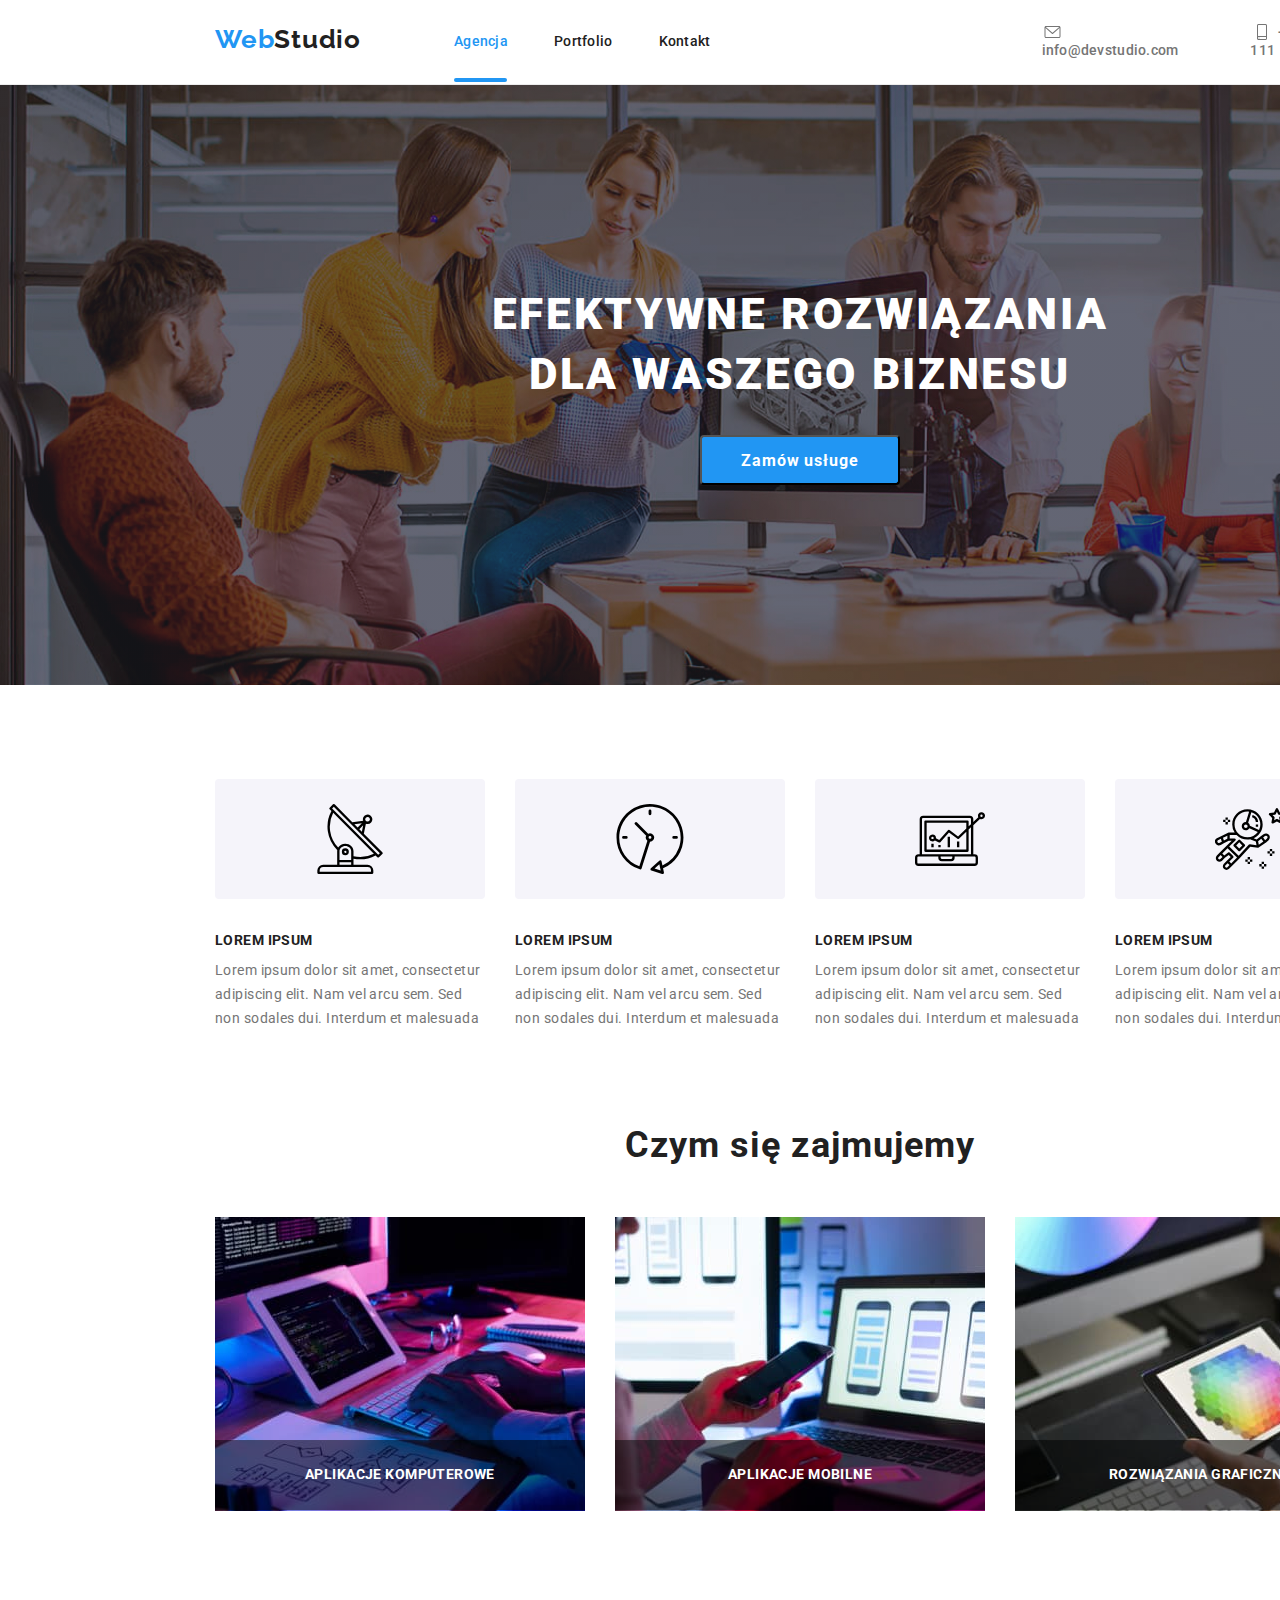
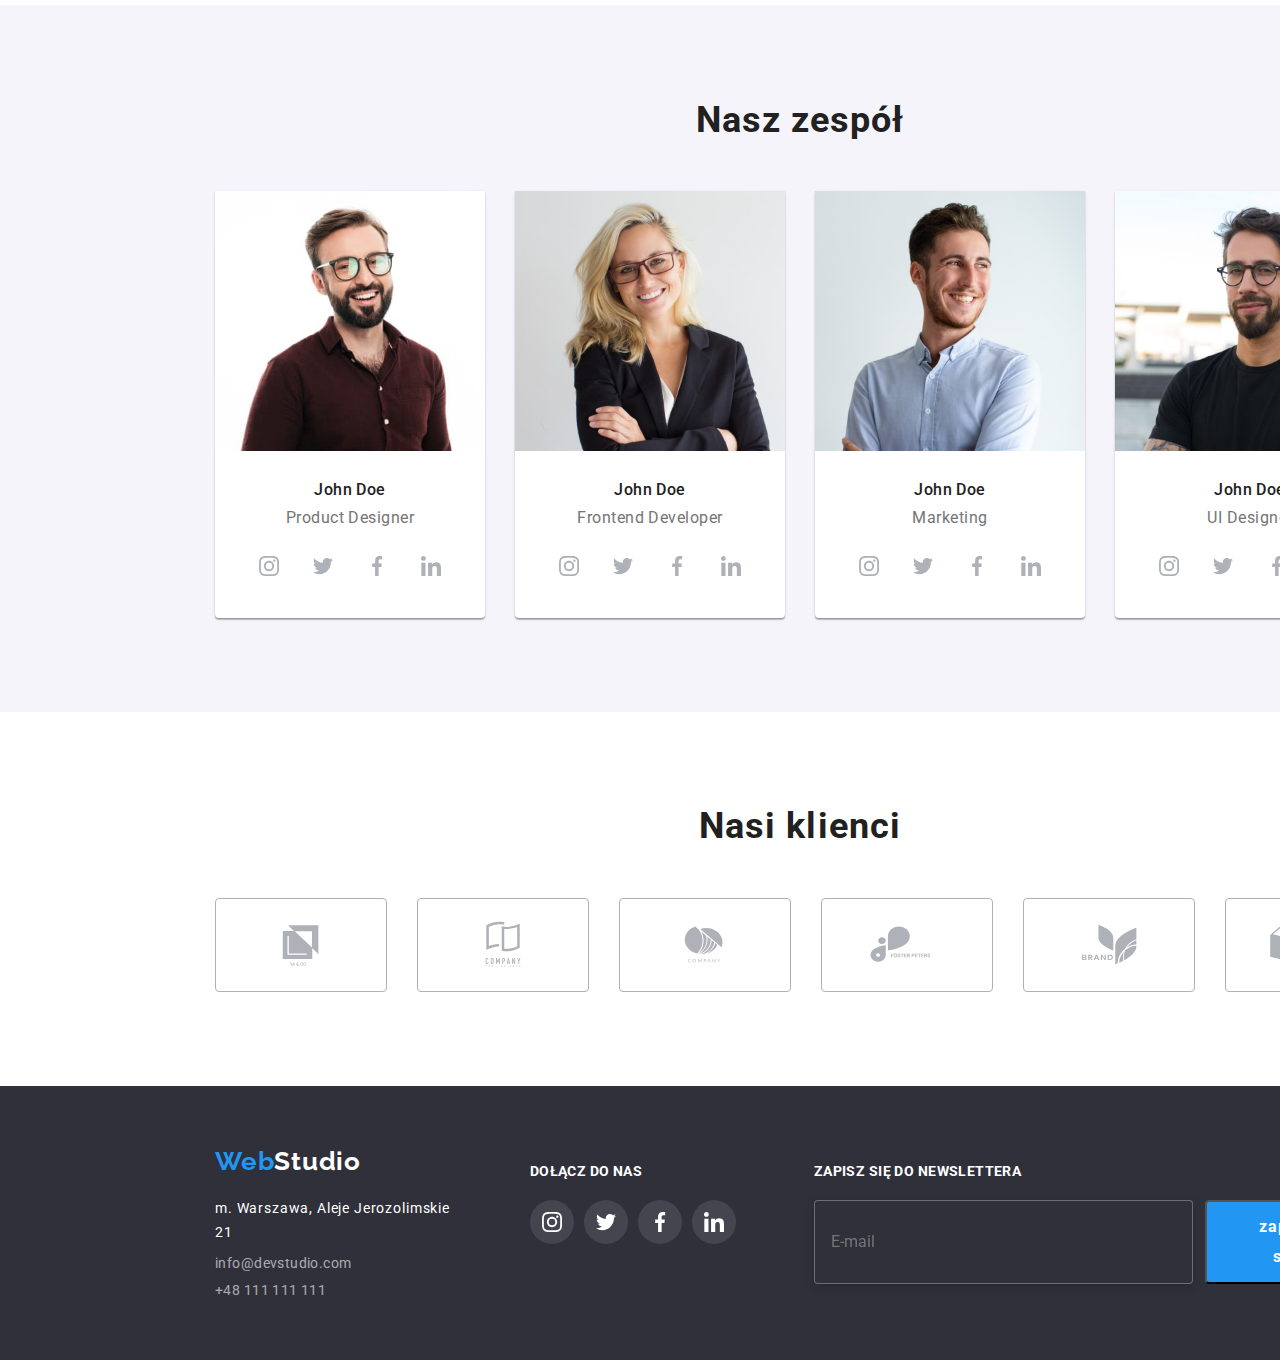
<file: index.html>
<!DOCTYPE html>
<html lang="pl">
  <head>
    <meta charset="UTF-8" />
    <meta http-equiv="X-UA-Compatible" content="IE=edge" />
    <meta name="viewport" content="width=device-width, initial-scale=1.0" />
    <title>Document</title>
    <link
      rel="stylesheet"
      href="https://cdnjs.cloudflare.com/ajax/libs/modern-normalize/1.0.0/modern-normalize.min.css"
    />
    <link href="CSS/main.min.css" rel="stylesheet" />
    <link rel="preconnect" href="https://fonts.googleapis.com" />
    <link rel="preconnect" href="https://fonts.gstatic.com" crossorigin />
    <link
      href="https://fonts.googleapis.com/css2?family=Raleway:wght@700&family=Roboto:wght@400;500;700;900&display=swap"
      rel="stylesheet"
    />
  </head>
  <body>
    <header class="header">
      <div class="container">
        <div class="header__main-nav">
          <a class="header__webstudio" href="index.html"
            >Web<span class="header__studio-text">Studio</span></a
          >
          <ul class="header__menu">
            <li>
              <div class="header__underline-special">
                <a class="header__links-special" href="index.html">Agencja</a>
              </div>
            </li>
            <li>
              <div class="header__underline">
                <a class="header__links" href="./portfolio.html">Portfolio</a>
              </div>
            </li>
            <li>
              <div class="header__underline">
                <a class="header__links" href="#">Kontakt</a>
              </div>
            </li>
          </ul>
          <div class="header__nav-contacts">
            <a class="header__mail" href="mailto:info@devstudio.com"
              ><svg class="header__mail-icon">
                <use href="./images/icons.svg#icon-envelope "></use>
              </svg>
              info@devstudio.com</a
            >

            <a class="header__tel" href="tel:+48111111111"
              ><svg class="header__tel-icon">
                <use href="./images/icons.svg#icon-smartphone"></use>
              </svg>
              +48 111 111 111</a
            >
          </div>
        </div>
      </div>
    </header>

    <main>
      <section class="section-one">
        <h1 class="section-one__text">
          Efektywne rozwiązania dla waszego biznesu
        </h1>

        <button class="section-one__button" data-modal-open>
          <span class="section-one__button-text">Zamów usługe</span>
        </button>
      </section>
      <section class="container">
        <div class="section-two">
          <ul class="section-two__list">
            <li>
              <svg class="section-two__icons">
                <use href="./images/icons.svg#icon-antenna-1"></use>
              </svg>
              <h3 class="section-two__text">LOREM IPSUM</h3>
              <p class="section-two__paragraf">
                Lorem ipsum dolor sit amet, consectetur adipiscing elit. Nam vel
                arcu sem. Sed non sodales dui. Interdum et malesuada
              </p>
            </li>

            <li>
              <svg class="section-two__icons">
                <use href="./images/icons.svg#icon-clock-1"></use>
              </svg>
              <h3 class="section-two__text">LOREM IPSUM</h3>
              <p class="section-two__paragraf">
                Lorem ipsum dolor sit amet, consectetur adipiscing elit. Nam vel
                arcu sem. Sed non sodales dui. Interdum et malesuada
              </p>
            </li>

            <li>
              <svg class="section-two__icons">
                <use href="./images/icons.svg#icon-diagram-1"></use>
              </svg>
              <h3 class="section-two__text">LOREM IPSUM</h3>
              <p class="section-two__paragraf">
                Lorem ipsum dolor sit amet, consectetur adipiscing elit. Nam vel
                arcu sem. Sed non sodales dui. Interdum et malesuada
              </p>
            </li>

            <li>
              <svg class="section-two__icons">
                <use href="./images/icons.svg#icon-astronaut-1"></use>
              </svg>
              <h3 class="section-two__text">LOREM IPSUM</h3>
              <p class="section-two__paragraf">
                Lorem ipsum dolor sit amet, consectetur adipiscing elit. Nam vel
                arcu sem. Sed non sodales dui. Interdum et malesuada
              </p>
            </li>
          </ul>
        </div>
      </section>
      <section class="container">
        <div class="section-three">
          <h2 class="section-three__main-text">Czym się zajmujemy</h2>
          <ul class="section-three__list">
            <li>
              <div class="section-three__img">
                <img
                  alt="keyboard"
                  src="images/1.jpg"
                  width="370"
                  height="294"
                />
                <div class="section-three__img-description">
                  <p class="section-three__paragraf">aplikacje komputerowe</p>
                </div>
              </div>
            </li>
            <li>
              <div class="section-three__img">
                <img alt="IPhone" src="images/2.jpg" width="370" height="294" />
                <div class="section-three__img-description">
                  <p class="section-three__paragraf">aplikacje mobilne</p>
                </div>
              </div>
            </li>
            <li>
              <div class="section-three__img">
                <img alt="IPad" src="images/3.jpg" width="370" height="294" />
                <div class="section-three__img-description">
                  <p class="section-three__paragraf">rozwiązania graficzne</p>
                </div>
              </div>
            </li>
          </ul>
        </div>
      </section>

      <section class="section-four">
        <div class="container">
          <h2 class="section-four__main-text">Nasz zespół</h2>
          <ul class="section-four__list">
            <li class="section-four__img">
              <img alt="Man" src="images/4.jpg" width="270" height="260" />
              <div class="section-four__index">
                <h4 class="section-four__name">John Doe</h4>
                <p class="section-four__job">Product Designer</p>
              </div>
              <div class="section-four__team-description">
                <a class="section-four__link-description" href="#">
                  <svg class="section-four__team-links">
                    <use
                      href="./images/icons.svg#icon-instagram-2"
                      width="20"
                      height="20"
                    ></use>
                  </svg>
                </a>
                <a class="section-four__link-description" href="#">
                  <svg class="section-four__team-links">
                    <use
                      href="./images/icons.svg#icon-twitter-1"
                      width="20"
                      height="20"
                    ></use>
                  </svg>
                </a>
                <a class="section-four__link-description" href="#">
                  <svg class="section-four__team-links">
                    <use
                      href="./images/icons.svg#icon-facebook-1"
                      width="20"
                      height="20"
                    ></use>
                  </svg>
                </a>
                <a class="section-four__link-description" href="#">
                  <svg class="section-four__team-links">
                    <use
                      href="./images/icons.svg#icon-linkedin-1"
                      width="20"
                      height="20"
                    ></use>
                  </svg>
                </a>
              </div>
            </li>
            <li class="section-four__img">
              <img alt="Woman" src="images/5.jpg" width="270" height="260" />
              <div class="section-four__index">
                <h4 class="section-four__name">John Doe</h4>
                <p class="section-four__job">Frontend Developer</p>
              </div>
              <div class="section-four__team-description">
                <a class="section-four__link-description" href="#">
                  <svg class="section-four__team-links">
                    <use
                      href="./images/icons.svg#icon-instagram-2"
                      width="20"
                      height="20"
                    ></use>
                  </svg>
                </a>
                <a class="section-four__link-description" href="#">
                  <svg class="section-four__team-links">
                    <use
                      href="./images/icons.svg#icon-twitter-1"
                      width="20"
                      height="20"
                    ></use>
                  </svg>
                </a>
                <a class="section-four__link-description" href="#">
                  <svg class="section-four__team-links">
                    <use
                      href="./images/icons.svg#icon-facebook-1"
                      width="20"
                      height="20"
                    ></use>
                  </svg>
                </a>
                <a class="section-four__link-description" href="#">
                  <svg class="section-four__team-links">
                    <use
                      href="./images/icons.svg#icon-linkedin-1"
                      width="20"
                      height="20"
                    ></use>
                  </svg>
                </a>
              </div>
            </li>
            <li class="section-four__img">
              <img alt="Man" src="images/6.jpg" width="270" height="260" />
              <div class="section-four__index">
                <h4 class="section-four__name">John Doe</h4>
                <p class="section-four__job">Marketing</p>
              </div>
              <div class="section-four__team-description">
                <a class="section-four__link-description" href="#">
                  <svg class="section-four__team-links">
                    <use
                      href="./images/icons.svg#icon-instagram-2"
                      width="20"
                      height="20"
                    ></use>
                  </svg>
                </a>
                <a class="section-four__link-description" href="#">
                  <svg class="section-four__team-links">
                    <use
                      href="./images/icons.svg#icon-twitter-1"
                      width="20"
                      height="20"
                    ></use>
                  </svg>
                </a>
                <a class="section-four__link-description" href="#">
                  <svg class="section-four__team-links">
                    <use
                      href="./images/icons.svg#icon-facebook-1"
                      width="20"
                      height="20"
                    ></use>
                  </svg>
                </a>
                <a class="section-four__link-description" href="#">
                  <svg class="section-four__team-links">
                    <use
                      href="./images/icons.svg#icon-linkedin-1"
                      width="20"
                      height="20"
                    ></use>
                  </svg>
                </a>
              </div>
            </li>
            <li class="section-four__img">
              <img alt="Man" src="images/7.jpg" width="270" height="260" />
              <div class="section-four__index">
                <h4 class="section-four__name">John Doe</h4>
                <p class="section-four__job">UI Designer</p>
              </div>
              <div class="section-four__team-description">
                <a class="section-four__link-description" href="#">
                  <svg class="section-four__team-links">
                    <use
                      href="./images/icons.svg#icon-instagram-2"
                      width="20"
                      height="20"
                    ></use>
                  </svg>
                </a>
                <a class="section-four__link-description" href="#">
                  <svg class="section-four__team-links">
                    <use
                      href="./images/icons.svg#icon-twitter-1"
                      width="20"
                      height="20"
                    ></use>
                  </svg>
                </a>
                <a class="section-four__link-description" href="#">
                  <svg class="section-four__team-links">
                    <use
                      href="./images/icons.svg#icon-facebook-1"
                      width="20"
                      height="20"
                    ></use>
                  </svg>
                </a>
                <a class="section-four__link-description" href="#">
                  <svg class="section-four__team-links">
                    <use
                      href="./images/icons.svg#icon-linkedin-1"
                      width="20"
                      height="20"
                    ></use>
                  </svg>
                </a>
              </div>
            </li>
          </ul>
        </div>
      </section>
      <section class="container">
        <div class="section-five">
          <h2 class="section-five__main-text">Nasi klienci</h2>
          <ul class="section-five__list">
            <li>
              <a class="section-five__company" href="#">
                <svg class="section-five__icons">
                  <use href="./images/icons.svg#icon-Logo"></use>
                </svg>
              </a>
            </li>
            <li>
              <a class="section-five__company" href="#">
                <svg class="section-five__icons">
                  <use href="./images/icons.svg#icon-Logo-1"></use>
                </svg>
              </a>
            </li>
            <li>
              <a class="section-five__company" href="#">
                <svg class="section-five__icons">
                  <use href="./images/icons.svg#icon-Logo-2"></use>
                </svg>
              </a>
            </li>
            <li>
              <a class="section-five__company" href="#">
                <svg class="section-five__icons">
                  <use href="./images/icons.svg#icon-Logo-3"></use>
                </svg>
              </a>
            </li>
            <li>
              <a class="section-five__company" href="#">
                <svg class="section-five__icons">
                  <use href="./images/icons.svg#icon-Logo-4"></use>
                </svg>
              </a>
            </li>
            <li>
              <a class="section-five__company" href="#">
                <svg class="section-five__icons">
                  <use href="./images/icons.svg#icon-Logo-5"></use>
                </svg>
              </a>
            </li>
          </ul>
        </div>
      </section>
    </main>
    <footer class="footer">
      <div class="container">
        <div class="footer__description">
          <ul class="footer__list">
            <li>
              <a class="footer__webstudio" href="index.html"
                ><span>Web</span
                ><span class="footer__title-text">Studio</span></a
              >
            </li>
            <li>
              <address class="footer__address">
                m. Warszawa, Aleje Jerozolimskie 21
              </address>
            </li>
            <li>
              <a class="footer__mail" href="mailto:info@devstudio.com"
                >info@devstudio.com</a
              >
            </li>

            <li>
              <a class="footer__tel" href="tel:+48111111111">+48 111 111 111</a>
            </li>
          </ul>

          <div class="footer__socialmedia">
            <h4 class="footer__title">dołącz do nas</h4>
            <div class="footer__text">
              <a class="footer__socialmedia-description" href="#">
                <svg class="footer__links">
                  <use
                    href="./images/icons.svg#icon-instagram-2"
                    width="20"
                    height="20"
                  ></use>
                </svg>
              </a>
              <a class="footer__socialmedia-description" href="#">
                <svg class="footer__links">
                  <use
                    href="./images/icons.svg#icon-twitter-1"
                    width="20"
                    height="20"
                  ></use>
                </svg>
              </a>
              <a class="footer__socialmedia-description" href="#">
                <svg class="footer__links">
                  <use
                    href="./images/icons.svg#icon-facebook-1"
                    width="20"
                    height="20"
                  ></use>
                </svg>
              </a>
              <a class="footer__socialmedia-description" href="#">
                <svg class="footer__links">
                  <use
                    href="./images/icons.svg#icon-linkedin-1"
                    width="20"
                    height="20"
                  ></use>
                </svg>
              </a>
            </div>
          </div>
          <div class="footer__mail-box">
            <h4 class="footer__title">zapisz się do newslettera</h4>
            <div class="footer__help-box">
              <input
                class="footer__input-mail"
                type="email"
                name="email"
                placeholder="E-mail"
              />
              <button type="submit" class="footer__mail-button">
                zapisz się
                <svg class="footer__icon" width="24" height="24">
                  <use href="images/icons.svg#icon-icon-send"></use>
                </svg>
              </button>
            </div>
          </div>
        </div>
      </div>
    </footer>
    <div class="backdrop is-hidden" data-modal>
      <div class="modal">
        <button class="button-close" data-modal-close>
          <svg width="18" height="18">
            <use href="./images/icons.svg#icon-close-black-18dp-2-1"></use>
          </svg>
        </button>
        <p>Zostaw swoje dane w formularzu poniżej</p>
        <label class="modal-label">
          Imię <input class="input-text" type="text" name="username" required />
          <svg class="user-icon" width="23" height="23">
            <use href="./images/icons.svg#icon-person-black-18dp-1"></use>
          </svg>
        </label>
        <label class="modal-label">
          Telefon
          <input
            class="input-text"
            type="tel"
            name="phone-number"
            maxlength="9"
            required
          />
          <svg class="user-icon" width="23" height="23">
            <use href="./images/icons.svg#icon-phone-black-18dp-1"></use>
          </svg>
        </label>
        <label class="modal-label">
          Email
          <input class="input-text" type="email" name="email" required />
          <svg class="user-icon" width="23" height="23">
            <use href="./images/icons.svg#icon-email-black-18dp-1"></use>
          </svg>
        </label>
        <label class="modal-label">
          Komentarz
          <textarea
            class="modal-text-comment"
            name="comment"
            rows="6"
            placeholder="Wprowadź text"
          ></textarea>
        </label>
        <label class="checkbox">
          <input class="input-checkbox" type="checkbox" name="privacy-policy" />
          <svg class="user-icon-checkbox" width="13" height="13">
            <use href="./images/icons.svg#icon-Vector"></use>
          </svg>
          <span class="mark"></span>
          Oświadczam iż akceptuję
          <a class="links-checkbox" href="#">Regulamin</a> i
          <a class="links-checkbox" href="#">Politykę prywatności</a>
        </label>
        <button type="submit" class="modal-send-button">Wyślij</button>
      </div>
    </div>
    <script src="./js/modal.js"></script>
  </body>
</html>
</file>
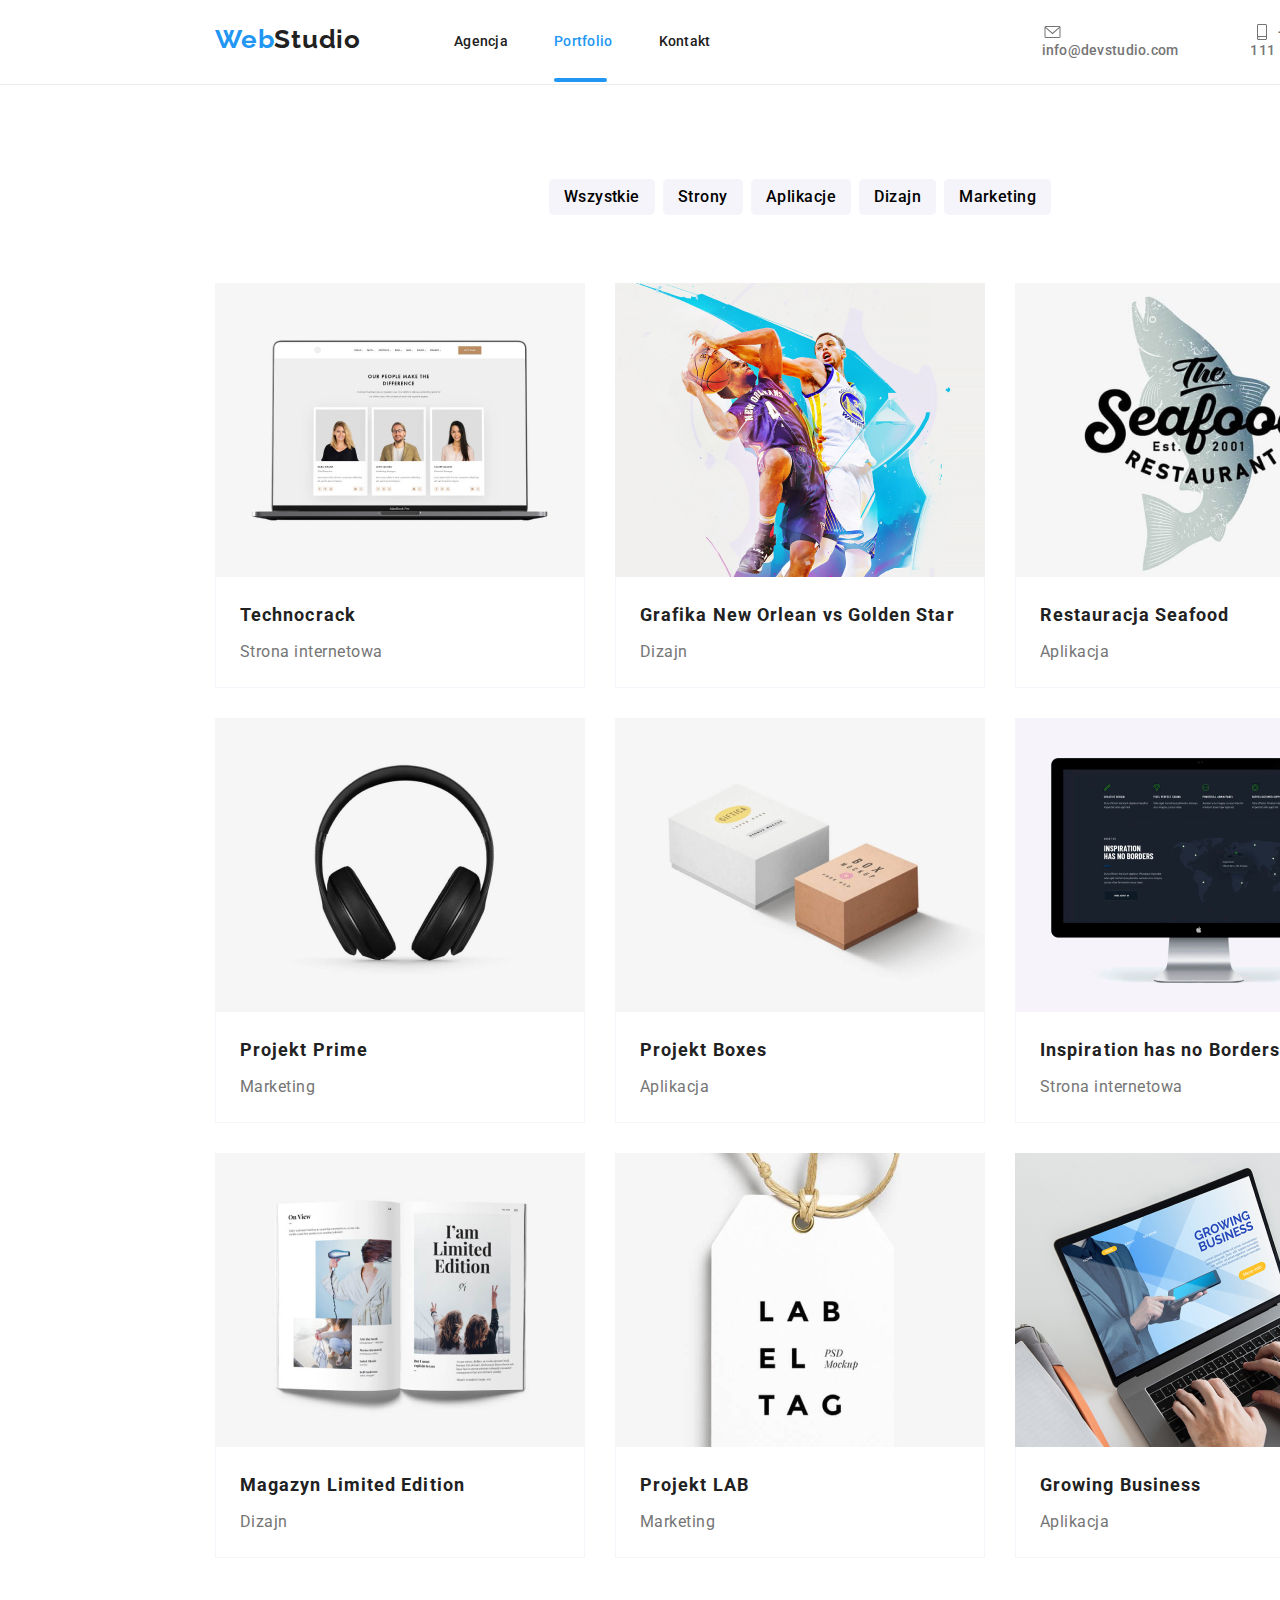
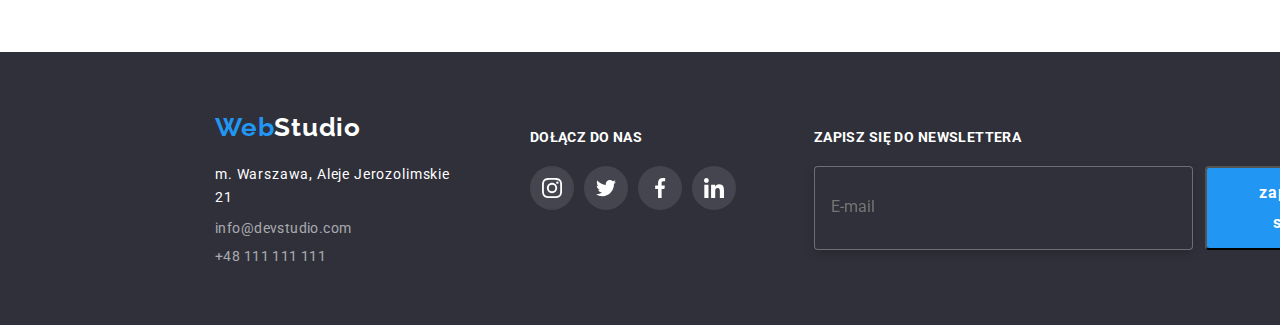
<file: portfolio.html>
<!DOCTYPE html>
<html lang="pl">
  <head>
    <meta charset="UTF-8" />
    <meta http-equiv="X-UA-Compatible" content="IE=edge" />
    <meta name="viewport" content="width=device-width, initial-scale=1.0" />
    <title>Document</title>
    <link
    rel="stylesheet"
    href="https://cdnjs.cloudflare.com/ajax/libs/modern-normalize/1.0.0/modern-normalize.min.css"
  />
    <link href="CSS/main.min.css" rel="stylesheet" />
    <link rel="preconnect" href="https://fonts.googleapis.com" />
    <link rel="preconnect" href="https://fonts.gstatic.com" crossorigin />
    <link
      href="https://fonts.googleapis.com/css2?family=Raleway:wght@700&family=Roboto:wght@400;500;700;900&display=swap"
      rel="stylesheet"
    />
  </head>
  <body>
    <header class="header">
      <div class="container">
        <div class="header__main-nav">
          <a class="header__webstudio" href="index.html"
            >Web<span class="header__studio-text">Studio</span></a
          >
          <ul class="header__menu">
            <li>
              <div class="header__underline">
                <a class="header__links" href="index.html">Agencja</a>
              </div>
            </li>
            <li>
              <div class="header__underline-special">
                <a class="header__links-special" href="./portfolio.html">Portfolio</a>
              </div>
            </li>
            <li>
              <div class="header__underline">
                <a class="header__links" href="#">Kontakt</a>
              </div>
            </li>
          </ul>
          <div class="header__nav-contacts">
            <a class="header__mail" href="mailto:info@devstudio.com"
              ><svg class="header__mail-icon">
                <use href="./images/icons.svg#icon-envelope "></use>
              </svg>
              info@devstudio.com</a
            >

            <a class="header__tel" href="tel:+48111111111"
              ><svg class="header__tel-icon">
                <use href="./images/icons.svg#icon-smartphone"></use>
              </svg>
              +48 111 111 111</a
            >
          </div>
        </div>
      </div>
    </header>
    <main>
      <div class="container">
        <div class="section-six">
        <ul class="section-six__buttons-box">
          <li>
            <button class="section-six__buttons">
              <span class="section-six__buttons-text">Wszystkie</span>
            </button>
          </li>
          <li>
            <button class="section-six__buttons">
              <span class="section-six__buttons-text">Strony</span>
            </button>
          </li>
          <li>
            <button class="section-six__buttons">
              <span class="section-six__buttons-text">Aplikacje</span>
            </button>
          </li>
          <li>
            <button class="section-six__buttons">
              <span class="section-six__buttons-text">Dizajn</span>
            </button>
          </li>
          <li>
            <button class="section-six__buttons">
              <span class="section-six__buttons-text">Marketing</span>
            </button>
          </li>
        </ul>
      </div>
      </div>
      <div class="container">
        <div class="section-seven">
        <ul class="section-seven__list">
          <li class="section-seven__img">
            <div class="section-seven__transform">
            <img alt="" src="images/8.jpg" width="370" height="294" />
            <div class="section-seven__overlay">
            <p>Technocrack jest popularną platformą wykorzystywaną do rozpowszechniania koronawirusa. Firmy wykorzystują tę platformę do celów szpiegowskich i ataków na niezabezpieczone serwery konkurencji</p>
            </div>
          </div>
            <div class="section-seven__img-describe"><span class="section-seven__title">Technocrack</span>
            <span class="section-seven__type">Strona internetowa</span></div>
          </li>

          <li class="section-seven__img">
            <div class="section-seven__transform">
            <img alt="" src="images/9.jpg" width="370" height="294" />
            <div class="section-seven__overlay">
              <p>Technocrack jest popularną platformą wykorzystywaną do rozpowszechniania koronawirusa. Firmy wykorzystują tę platformę do celów szpiegowskich i ataków na niezabezpieczone serwery konkurencji</p>
            </div>
            </div>

            <div class="section-seven__img-describe"><span class="section-seven__title">Grafika New Orlean vs Golden Star</span>
            <span class="section-seven__type">Dizajn</span>
          </div>   
          </li>

          <li class="section-seven__img">
            <div class="section-seven__transform">
            <img alt="" src="images/10.jpg" width="370" height="294" />
            <div class="section-seven__overlay">
              <p>Technocrack jest popularną platformą wykorzystywaną do rozpowszechniania koronawirusa. Firmy wykorzystują tę platformę do celów szpiegowskich i ataków na niezabezpieczone serwery konkurencji</p>
            </div>
            </div>

            <div class="section-seven__img-describe"><span class="section-seven__title">Restauracja Seafood</span>
            <span class="section-seven__type">Aplikacja</span></div></li>

          <li class="section-seven__img">
            <div class="section-seven__transform">
            <img alt="" src="images/11.jpg" width="370" height="294" />
            <div class="section-seven__overlay">
              <p>Technocrack jest popularną platformą wykorzystywaną do rozpowszechniania koronawirusa. Firmy wykorzystują tę platformę do celów szpiegowskich i ataków na niezabezpieczone serwery konkurencji</p>
            </div>
            </div>

            <div class="section-seven__img-describe"><span class="section-seven__title">Projekt Prime</span>
            <span class="section-seven__type">Marketing</span></div></li>

          <li class="section-seven__img">
            <div class="section-seven__transform">
            <img alt="" src="images/12.jpg" width="370" height="294" />
            <div class="section-seven__overlay">
              <p>Technocrack jest popularną platformą wykorzystywaną do rozpowszechniania koronawirusa. Firmy wykorzystują tę platformę do celów szpiegowskich i ataków na niezabezpieczone serwery konkurencji</p>
            </div>
            </div>

            <div class="section-seven__img-describe"><span class="section-seven__title">Projekt Boxes</span>
            <span class="section-seven__type">Aplikacja</span></div></li>

          <li class="section-seven__img">
            <div class="section-seven__transform">
            <img alt="" src="images/13.jpg" width="370" height="294" />
            <div class="section-seven__overlay">
              <p>Technocrack jest popularną platformą wykorzystywaną do rozpowszechniania koronawirusa. Firmy wykorzystują tę platformę do celów szpiegowskich i ataków na niezabezpieczone serwery konkurencji</p>
            </div>
            </div>

            <div class="section-seven__img-describe"><span class="section-seven__title">Inspiration has no Borders</span>
            <span class="section-seven__type">Strona internetowa</span></div>
          </li>

          <li class="section-seven__img">
            <div class="section-seven__transform">
            <img alt="" src="images/14.jpg" width="370" height="294" />
            <div class="section-seven__overlay">
              <p>Technocrack jest popularną platformą wykorzystywaną do rozpowszechniania koronawirusa. Firmy wykorzystują tę platformę do celów szpiegowskich i ataków na niezabezpieczone serwery konkurencji</p>
            </div>
            </div>

            <div class="section-seven__img-describe"><span class="section-seven__title">Magazyn Limited Edition</span>
            <span class="section-seven__type">Dizajn</span></div></li>

          <li class="section-seven__img">
            <div class="section-seven__transform">
            <img alt="" src="images/15.jpg" width="370" height="294" />
            <div class="section-seven__overlay">
              <p>Technocrack jest popularną platformą wykorzystywaną do rozpowszechniania koronawirusa. Firmy wykorzystują tę platformę do celów szpiegowskich i ataków na niezabezpieczone serwery konkurencji</p>
            </div>
            </div>

            <div class="section-seven__img-describe"><span class="section-seven__title">Projekt LAB</span>
            <span class="section-seven__type">Marketing</span></div></li>

          <li class="section-seven__img">
            <div class="section-seven__transform">
            <img alt="" src="images/16.jpg" width="370" height="294" />
            <div class="section-seven__overlay">
              <p>Technocrack jest popularną platformą wykorzystywaną do rozpowszechniania koronawirusa. Firmy wykorzystują tę platformę do celów szpiegowskich i ataków na niezabezpieczone serwery konkurencji</p>
            </div>
            </div>

            <div class="section-seven__img-describe"><span class="section-seven__title">Growing Business</span>
            <span class="section-seven__type">Aplikacja</span></div></li>
        </ul>
      </div>
      </div>
    </main>
  </main>
  <footer class="footer">
    <div class="container">
      <div class="footer__description">
        <ul class="footer__list">
          <li>
            <a class="footer__webstudio" href="index.html"
              ><span>Web</span
              ><span class="footer__title-text">Studio</span></a
            >
          </li>
          <li>
            <address class="footer__address">
              m. Warszawa, Aleje Jerozolimskie 21
            </address>
          </li>
          <li>
            <a class="footer__mail" href="mailto:info@devstudio.com"
              >info@devstudio.com</a
            >
          </li>

          <li>
            <a class="footer__tel" href="tel:+48111111111">+48 111 111 111</a>
          </li>
        </ul>

        <div class="footer__socialmedia">
          <h4 class="footer__title">dołącz do nas</h4>
          <div class="footer__text">
            <a class="footer__socialmedia-description" href="#">
              <svg class="footer__links">
                <use
                  href="./images/icons.svg#icon-instagram-2"
                  width="20"
                  height="20"
                ></use>
              </svg>
            </a>
            <a class="footer__socialmedia-description" href="#">
              <svg class="footer__links">
                <use
                  href="./images/icons.svg#icon-twitter-1"
                  width="20"
                  height="20"
                ></use>
              </svg>
            </a>
            <a class="footer__socialmedia-description" href="#">
              <svg class="footer__links">
                <use
                  href="./images/icons.svg#icon-facebook-1"
                  width="20"
                  height="20"
                ></use>
              </svg>
            </a>
            <a class="footer__socialmedia-description" href="#">
              <svg class="footer__links">
                <use
                  href="./images/icons.svg#icon-linkedin-1"
                  width="20"
                  height="20"
                ></use>
              </svg>
            </a>
          </div>
        </div>
        <div class="footer__mail-box">
          <h4 class="footer__title">zapisz się do newslettera</h4>
          <div class="footer__help-box">
            <input
              class="footer__input-mail"
              type="email"
              name="email"
              placeholder="E-mail"
            />
            <button type="submit" class="footer__mail-button">
              zapisz się
              <svg class="footer__icon" width="24" height="24">
                <use href="images/icons.svg#icon-icon-send"></use>
              </svg>
            </button>
          </div>
        </div>
      </div>
    </div>
  </footer>
  </body>
</html>
</file>
<file: CSS/main.min.css>
.header{border-bottom:1px solid #ececec}.header__menu{display:-webkit-box;display:-ms-flexbox;display:flex;text-decoration:none;list-style-type:none;gap:46px;-webkit-box-align:center;-ms-flex-align:center;align-items:center}.header__main-nav{display:-webkit-box;display:-ms-flexbox;display:flex;margin:24px 0 25px 0;gap:93px}.header__nav-contacts{display:-webkit-box;display:-ms-flexbox;display:flex;gap:50px;-webkit-box-align:center;-ms-flex-align:center;align-items:center;margin-left:238px}.header__webstudio{font-family:"Raleway";font-weight:700;font-size:26px;line-height:1.19;letter-spacing:.03em;color:#2196f3;text-decoration:none;display:-webkit-box;display:-ms-flexbox;display:flex}.header__studio-text{color:#212121}.header__links{text-decoration:none;list-style-type:none;color:#212121;font-weight:500;font-size:14px;line-height:1.14;letter-spacing:.02em}.header__mail{text-decoration:none;color:#757575;fill:#757575;font-weight:500;font-size:14px;line-height:1.14;letter-spacing:.02em}.header__mail-icon{height:16px;width:21px;vertical-align:middle;margin-bottom:3px}.header__tel{font-weight:500;font-size:14px;line-height:1.14;letter-spacing:.02em;color:#757575;fill:#757575;text-decoration:none}.header__tel-icon{height:16px;width:24px;vertical-align:middle;margin-bottom:3px}.header__tel:hover,.header__tel:focus{color:#2196f3;-webkit-transition:color 250ms cubic-bezier(0.4, 0, 0.2, 1);transition:color 250ms cubic-bezier(0.4, 0, 0.2, 1)}.header__tel:hover svg,.header__tel:focus svg{fill:#2196f3;-webkit-transition:fill 250ms cubic-bezier(0.4, 0, 0.2, 1);transition:fill 250ms cubic-bezier(0.4, 0, 0.2, 1)}.header__links:hover,.header__links:focus{color:#2196f3;-webkit-transition:color 250ms cubic-bezier(0.4, 0, 0.2, 1);transition:color 250ms cubic-bezier(0.4, 0, 0.2, 1)}.header__links-special{color:#2196f3;text-decoration:none;list-style-type:none;font-weight:500;font-size:14px;line-height:1.14;letter-spacing:.02em}.header__mail:hover,.header__mail:focus{color:#2196f3;-webkit-transition:color 250ms cubic-bezier(0.4, 0, 0.2, 1);transition:color 250ms cubic-bezier(0.4, 0, 0.2, 1)}.header__mail:hover svg,.header__mail:focus svg{fill:#2196f3;-webkit-transition:fill 250ms cubic-bezier(0.4, 0, 0.2, 1);transition:fill 250ms cubic-bezier(0.4, 0, 0.2, 1)}.header__underline-special{position:relative}.header__underline-special::before{content:"";position:absolute;width:53px;height:4px;border-radius:2px;background-color:#2196f3;display:block;margin-top:46px;-webkit-transform:translateY(0);transform:translateY(0);-webkit-transition:-webkit-transform 250ms cubic-bezier(0.4, 0, 0.2, 1);transition:-webkit-transform 250ms cubic-bezier(0.4, 0, 0.2, 1);transition:transform 250ms cubic-bezier(0.4, 0, 0.2, 1);transition:transform 250ms cubic-bezier(0.4, 0, 0.2, 1), -webkit-transform 250ms cubic-bezier(0.4, 0, 0.2, 1)}.header__underline{position:relative}.header__underline:hover::after{content:"";position:absolute;width:53px;height:4px;border-radius:2px;background-color:#2196f3;display:block;margin-top:28px;-webkit-transform:translateY(0);transform:translateY(0);-webkit-transition:-webkit-transform 250ms cubic-bezier(0.4, 0, 0.2, 1);transition:-webkit-transform 250ms cubic-bezier(0.4, 0, 0.2, 1);transition:transform 250ms cubic-bezier(0.4, 0, 0.2, 1);transition:transform 250ms cubic-bezier(0.4, 0, 0.2, 1), -webkit-transform 250ms cubic-bezier(0.4, 0, 0.2, 1)}*{margin:0;padding:0}body{font-family:"Roboto",sans-serif;color:#212121;width:1600px;margin:0 auto}.container{max-width:1200px;width:100%;padding:0 15px;-webkit-box-sizing:border-box;box-sizing:border-box;margin:0 auto}img{display:block}.section{padding-top:94px;padding-bottom:94px;-webkit-box-sizing:border-box;box-sizing:border-box}.section-one{background:-webkit-gradient(linear, left top, left bottom, from(rgba(47, 48, 58, 0.4)), to(rgba(47, 48, 58, 0.4))),url(../images/tlo.jpg);background:linear-gradient(rgba(47, 48, 58, 0.4), rgba(47, 48, 58, 0.4)),url(../images/tlo.jpg);background-size:cover;background-position:center;padding:200px 0;display:-webkit-box;display:-ms-flexbox;display:flex;-webkit-box-orient:vertical;-webkit-box-direction:normal;-ms-flex-flow:column;flex-flow:column;-webkit-box-align:center;-ms-flex-align:center;align-items:center;max-width:1600px;margin-right:0px}.section-one__text{width:696px;font-weight:900;font-size:44px;line-height:1.36;color:#fff;letter-spacing:.06em;text-transform:uppercase;text-align:center}.section-one__button{background:#2196f3;-webkit-box-shadow:0px 4px 4px rgba(0,0,0,.15);box-shadow:0px 4px 4px rgba(0,0,0,.15);width:200px;height:50px;border-radius:4px;cursor:pointer;padding-top:9px;padding-bottom:9px;margin-top:30px}.section-one__button-text{font-weight:700;font-size:16px;line-height:1.87;letter-spacing:.06em;color:#fff}.section-two{padding:94px 0 0 0}.section-two__list{display:-webkit-box;display:-ms-flexbox;display:flex;-webkit-box-pack:justify;-ms-flex-pack:justify;justify-content:space-between;list-style-type:none;gap:30px}.section-two__paragraf{font-size:14px;line-height:1.71;color:#757575;letter-spacing:.03em}.section-two__text{font-weight:700;font-size:14px;line-height:1.14;letter-spacing:.03em;margin-bottom:10px}.section-two__icons{height:120px;width:270px;background:#f5f4fa;border-radius:4px;padding:25px 100px 25px 100px;margin-bottom:30px}.section-three{padding:94px 0 94px 0}.section-three__main-text{font-weight:700;font-size:36px;line-height:1.16;letter-spacing:.03em;text-align:center}.section-three__list{list-style-type:none;display:-webkit-box;display:-ms-flexbox;display:flex;-webkit-box-pack:justify;-ms-flex-pack:justify;justify-content:space-between;margin-top:50px;padding-left:0px}.section-three__img{float:left;position:relative}.section-three__img-description{position:absolute;background:rgba(0,0,0,.5);width:100%;padding:27px 90px 27px 90px;text-align:center;top:88%;left:50%;font-size:20px;color:#fff;-webkit-transform:translate(-50%, -50%);transform:translate(-50%, -50%);-ms-transform:translate(-50%, -50%)}.section-three__paragraf{font-style:normal;font-weight:700;font-size:14px;line-height:1.14;text-align:center;letter-spacing:.03em;text-transform:uppercase;color:#fff}.section-four{background:#f5f4fa;padding:94px 0 94px 0}.section-four__main-text{margin-bottom:50px;font-weight:700;font-size:36px;line-height:42px;text-align:center;letter-spacing:.03em;color:#212121}.section-four__list{list-style-type:none;display:-webkit-box;display:-ms-flexbox;display:flex;-webkit-box-pack:justify;-ms-flex-pack:justify;justify-content:space-between;padding-left:0px}.section-four__img{background:#fff;-webkit-box-shadow:0px 1px 3px rgba(0,0,0,.12),0px 1px 1px rgba(0,0,0,.14),0px 2px 1px rgba(0,0,0,.2);box-shadow:0px 1px 3px rgba(0,0,0,.12),0px 1px 1px rgba(0,0,0,.14),0px 2px 1px rgba(0,0,0,.2);border-radius:0px 0px 4px 4px}.section-four__index{text-align:center;padding:30px 30px 0px 30px;display:-webkit-box;display:-ms-flexbox;display:flex;-ms-flex-wrap:wrap;flex-wrap:wrap;-webkit-box-orient:vertical;-webkit-box-direction:normal;-ms-flex-direction:column;flex-direction:column;gap:10px}.section-four__job{color:#757575;font-size:16px;line-height:1.18;letter-spacing:.03em}.section-four__name{font-weight:500;font-size:16px;line-height:1.18;letter-spacing:.03em}.section-four__team-description{display:-webkit-box;display:-ms-flexbox;display:flex;-webkit-box-pack:center;-ms-flex-pack:center;justify-content:center;-webkit-box-align:center;-ms-flex-align:center;align-items:center;gap:10px;margin-top:16px;margin-bottom:30px}.section-four__link-description{width:44px;height:44px;border-radius:50%;background:#fff}.section-four__team-links{width:44px;height:44px;padding:12px;display:-webkit-box;display:-ms-flexbox;display:flex;-webkit-box-pack:center;-ms-flex-pack:center;justify-content:center;-webkit-box-align:center;-ms-flex-align:center;align-items:center;fill:#afb1b8}.section-four__link-description:hover,.section-four__link-description:focus{border:1px solid var(#2196f3);cursor:pointer;background-color:#2196f3;-webkit-transition:background-color 250ms cubic-bezier(0.4, 0, 0.2, 1);transition:background-color 250ms cubic-bezier(0.4, 0, 0.2, 1)}.section-four__link-description:hover svg,.section-four__link-description:focus svg{fill:#fff;-webkit-transition:fill 250ms cubic-bezier(0.4, 0, 0.2, 1);transition:fill 250ms cubic-bezier(0.4, 0, 0.2, 1)}.section-five{padding:94px 0 94px 0}.section-five__main-text{font-weight:700;font-size:36px;line-height:1.16;letter-spacing:.03em;padding-bottom:50px;text-align:center}.section-five__list{list-style-type:none;display:-webkit-box;display:-ms-flexbox;display:flex;-webkit-box-pack:justify;-ms-flex-pack:justify;justify-content:space-between;gap:30px}.section-five__company{display:-webkit-box;display:-ms-flexbox;display:flex;-webkit-box-pack:center;-ms-flex-pack:center;justify-content:center;-webkit-box-align:center;-ms-flex-align:center;align-items:center;border:1px solid #afb1b8;border-radius:4px}.section-five__company:hover,.section-five__company:focus{border-color:#2196f3;cursor:pointer;-webkit-transition:border-color 250ms cubic-bezier(0.4, 0, 0.2, 1);transition:border-color 250ms cubic-bezier(0.4, 0, 0.2, 1)}.section-five__company:hover svg,.section-five__company:focus svg{fill:#2196f3;-webkit-transition:fill 250ms cubic-bezier(0.4, 0, 0.2, 1);transition:fill 250ms cubic-bezier(0.4, 0, 0.2, 1)}.section-five__icons{width:170px;height:92px;fill:#afb1b8;-webkit-box-sizing:border-box;box-sizing:border-box}.footer{background:#2f303a}.footer__description{display:-webkit-box;display:-ms-flexbox;display:flex;-webkit-box-orient:horizontal;-webkit-box-direction:normal;-ms-flex-direction:row;flex-direction:row}.footer__list{display:-webkit-box;display:-ms-flexbox;display:flex;-webkit-box-orient:vertical;-webkit-box-direction:normal;-ms-flex-direction:column;flex-direction:column;padding-left:0px;padding-top:60px;margin-right:0;padding-bottom:60px;gap:9px;list-style-type:none}.footer__webstudio{font-family:"Raleway";font-weight:700;font-size:26px;line-height:1.19;letter-spacing:.03em;color:#2196f3;text-decoration:none;padding-left:0px;margin-top:60px}.footer__address{font-size:14px;line-height:1.71;color:#fff;font-style:normal;letter-spacing:.06em;margin-top:11px}.footer__mail{color:rgba(255,255,255,.6);text-decoration:none;font-size:14px;letter-spacing:.03em;margin-top:9px}.footer__tel{color:rgba(255,255,255,.6);text-decoration:none;margin-top:9px;font-size:14px;letter-spacing:.03em}.footer__socialmedia{display:-webkit-box;display:-ms-flexbox;display:flex;-webkit-box-orient:vertical;-webkit-box-direction:normal;-ms-flex-direction:column;flex-direction:column;padding:78px 0 100px 63px;gap:20px}.footer__links{width:44px;height:44px;padding:12px;display:-webkit-box;display:-ms-flexbox;display:flex;-webkit-box-pack:center;-ms-flex-pack:center;justify-content:center;-webkit-box-align:center;-ms-flex-align:center;align-items:center;fill:#fff}.footer__socialmedia-description{width:44px;height:44px;border-radius:50%;background:rgba(255,255,255,.1)}.footer__socialmedia-description:hover,.footer__socialmedia-description:focus{background-color:#2196f3;-webkit-transition:background-color 250ms cubic-bezier(0.4, 0, 0.2, 1);transition:background-color 250ms cubic-bezier(0.4, 0, 0.2, 1)}.footer__socialmedia-description:hover svg,.footer__socialmedia-description:focus svg{fill:#fff;-webkit-transition:fill 250ms cubic-bezier(0.4, 0, 0.2, 1);transition:fill 250ms cubic-bezier(0.4, 0, 0.2, 1)}.footer__title{font-family:"Roboto";font-style:normal;font-weight:700;font-size:14px;line-height:1.14;letter-spacing:.03em;text-transform:uppercase;color:#fff}.footer__text{display:-webkit-box;display:-ms-flexbox;display:flex;-webkit-box-pack:center;-ms-flex-pack:center;justify-content:center;-webkit-box-align:center;-ms-flex-align:center;align-items:center;gap:10px}.footer__mail-box{padding-left:78px;padding-top:78px}.footer__input-mail{margin-top:20px;border:1px solid rgba(255,255,255,.3);-webkit-filter:drop-shadow(0px 4px 4px rgba(0, 0, 0, 0.15));filter:drop-shadow(0px 4px 4px rgba(0, 0, 0, 0.15));border-radius:4px;background:#2f303a;padding:15px 158px 15px 16px;color:#fff}.footer__input-mail:focus{outline:none;border-color:#2196f3}.footer__help-box{display:-webkit-box;display:-ms-flexbox;display:flex;-webkit-box-orient:horizontal;-webkit-box-direction:normal;-ms-flex-direction:row;flex-direction:row;gap:12px}.footer__mail-button{position:relative;background-color:#2196f3;border-radius:4px;color:#fff;font-family:"Roboto";font-style:normal;font-weight:700;font-size:16px;line-height:1.875;padding:10px 20px 10px 42px;top:0px;display:-webkit-box;display:-ms-flexbox;display:flex;-webkit-box-align:center;-ms-flex-align:center;align-items:center;letter-spacing:.06em;gap:20px;margin-top:20px;cursor:pointer}.footer__icon{fill:#fff}.footer__title-text{color:#fff}.backdrop{position:fixed;left:0px;right:0px;bottom:0px;top:0px;width:100%;height:100%;display:-webkit-box;display:-ms-flexbox;display:flex;-webkit-box-pack:center;-ms-flex-pack:center;justify-content:center;-webkit-box-align:center;-ms-flex-align:center;align-items:center;background-color:rgba(0,0,0,.2)}.is-hidden{pointer-events:none;visibility:hidden;opacity:0}.modal{height:581px;width:528px;border-radius:4px;background-color:#fff;position:absolute;-webkit-box-shadow:0px 1px 3px rgba(0,0,0,.12),0px 1px 1px rgba(0,0,0,.14),0px 2px 1px rgba(0,0,0,.2);box-shadow:0px 1px 3px rgba(0,0,0,.12),0px 1px 1px rgba(0,0,0,.14),0px 2px 1px rgba(0,0,0,.2);-webkit-transform:scale(1);transform:scale(1);-webkit-transition:-webkit-transform 1s ease-in;transition:-webkit-transform 1s ease-in;transition:transform 1s ease-in;transition:transform 1s ease-in, -webkit-transform 1s ease-in;display:-webkit-box;display:-ms-flexbox;display:flex;-webkit-box-orient:vertical;-webkit-box-direction:normal;-ms-flex-direction:column;flex-direction:column;gap:10px}.button-close{height:30px;width:30px;display:-webkit-box;display:-ms-flexbox;display:flex;-webkit-box-pack:center;-ms-flex-pack:center;justify-content:center;-webkit-box-align:center;-ms-flex-align:center;align-items:center;border-radius:50%;border:1px solid rgba(0,0,0,.1019607843);background-color:#fff;padding:6px;position:absolute;top:8px;right:8px;cursor:pointer}.button-close:hover{fill:#2196f3;border-color:#2196f3;-webkit-transition:border-color 250ms cubic-bezier(0.4, 0, 0.2, 1);transition:border-color 250ms cubic-bezier(0.4, 0, 0.2, 1);-webkit-transition:fill 250ms cubic-bezier(0.4, 0, 0.2, 1);transition:fill 250ms cubic-bezier(0.4, 0, 0.2, 1)}.modal-label{position:relative;display:-webkit-box;display:-ms-flexbox;display:flex;-webkit-box-orient:vertical;-webkit-box-direction:normal;-ms-flex-direction:column;flex-direction:column;font-style:normal;font-weight:400;font-size:12px;margin-left:40px;color:#757575}.input-text{width:448px;height:40px;margin-top:4px;border:1px solid rgba(33,33,33,.2);border-radius:4px;padding-left:40px}.input-text:hover,.input-text:focus,.input-text:valid{border:1px solid #2196f3;-webkit-transition-property:fill;transition-property:fill;-webkit-transition-duration:250ms;transition-duration:250ms;-webkit-transition-timing-function:cubic-bezier(0.4, 0, 0.2, 1);transition-timing-function:cubic-bezier(0.4, 0, 0.2, 1);outline:none}.input-text:hover+.user-icon,.input-text:focus+.user-icon,.input-text:valid+.user-icon{fill:#2196f3;outline:none}.modal p{width:448px;height:23px;font-family:"Roboto";font-style:normal;font-weight:700;font-size:20px;line-height:1.15;text-align:center;letter-spacing:.03em;color:#212121;margin-top:40px;margin-left:40px}.modal-text-comment{height:120px;width:448px;border-radius:4px;border:1px solid rgba(33,33,33,.2);padding:10px}.modal-text-comment:hover,.modal-text-comment:focus{border:1px solid #2196f3;-webkit-transition-property:fill;transition-property:fill;-webkit-transition-duration:250ms;transition-duration:250ms;-webkit-transition-timing-function:cubic-bezier(0.4, 0, 0.2, 1);transition-timing-function:cubic-bezier(0.4, 0, 0.2, 1);outline:none}.modal textarea{resize:none}.checkbox{width:440px;height:24px;margin-top:20px;margin-left:40px;display:block;position:relative}.user-icon-checkbox{margin-left:1px;fill:#fff}.input-checkbox{position:absolute;opacity:0;cursor:pointer;height:0;width:0}.mark{position:absolute;top:0;left:0;height:16px;width:16px;border-radius:3px;border:2px solid #2196f3}.input-checkbox:checked~.user-icon-checkbox{background-color:#2196f3}.checkbox .user-icon-checkbox:after{left:0px;top:0px;height:16px;width:16px}.modal-send-button{width:200px;height:50px;border:0px;font-weight:700;font-size:16px;line-height:1.875;background-color:#2196f3;color:#fff;text-align:center;-webkit-box-pack:center;-ms-flex-pack:center;justify-content:center;margin-left:164px;margin-top:20px;-webkit-box-shadow:0px 4px 4px rgba(0,0,0,.15);box-shadow:0px 4px 4px rgba(0,0,0,.15);border-radius:4px;cursor:pointer}.user-icon{position:absolute;margin-top:28px;margin-left:10px}.links-checkbox{color:#2196f3}.section-six{padding-bottom:34px}.section-six__buttons-box{list-style-type:none;font-weight:500;font-size:16px;line-height:1.62;letter-spacing:.03em;display:-webkit-box;display:-ms-flexbox;display:flex;-webkit-box-pack:justify;-ms-flex-pack:justify;justify-content:space-between;gap:8px;-webkit-box-pack:center;-ms-flex-pack:center;justify-content:center;margin:0 auto;margin-top:94px;border:1px}.section-six__buttons{background-color:#f5f4fa;padding:5px 15px 5px 15px;border:#f5f4fa;border-radius:5px;text-decoration:none;-webkit-transition-duration:.4s;transition-duration:.4s;display:inline-block;cursor:pointer}.section-six__buttons:hover{background-color:#2196f3;color:#fff;-webkit-box-shadow:0px 3px 1px rgba(0,0,0,.1),0px 1px 2px rgba(0,0,0,.08),0px 2px 2px rgba(0,0,0,.12);box-shadow:0px 3px 1px rgba(0,0,0,.1),0px 1px 2px rgba(0,0,0,.08),0px 2px 2px rgba(0,0,0,.12)}.section-six__buttons-text{font-weight:500;font-size:16px;line-height:1.62;text-align:center;letter-spacing:.03em}.section-seven__list{list-style-type:none;width:1170px;display:-webkit-box;display:-ms-flexbox;display:flex;-ms-flex-wrap:wrap;flex-wrap:wrap;gap:30px;margin-top:34px;margin-bottom:94px}.section-seven__img:hover,.section-seven__img:focus{-webkit-box-shadow:0px 1px 1px rgba(0,0,0,.12),0px 4px 4px rgba(0,0,0,.06),1px 4px 6px rgba(0,0,0,.16);box-shadow:0px 1px 1px rgba(0,0,0,.12),0px 4px 4px rgba(0,0,0,.06),1px 4px 6px rgba(0,0,0,.16);cursor:pointer;-webkit-transition:-webkit-box-shadow 250ms cubic-bezier(0.4, 0, 0.2, 1);transition:-webkit-box-shadow 250ms cubic-bezier(0.4, 0, 0.2, 1);transition:box-shadow 250ms cubic-bezier(0.4, 0, 0.2, 1);transition:box-shadow 250ms cubic-bezier(0.4, 0, 0.2, 1), -webkit-box-shadow 250ms cubic-bezier(0.4, 0, 0.2, 1)}.section-seven__img:hover .section-seven__overlay,.section-seven__img:focus .section-seven__overlay{-webkit-transform:translateY(0);transform:translateY(0);-webkit-transition:-webkit-transform 250ms cubic-bezier(0.4, 0, 0.2, 1);transition:-webkit-transform 250ms cubic-bezier(0.4, 0, 0.2, 1);transition:transform 250ms cubic-bezier(0.4, 0, 0.2, 1);transition:transform 250ms cubic-bezier(0.4, 0, 0.2, 1), -webkit-transform 250ms cubic-bezier(0.4, 0, 0.2, 1)}.section-seven__transform{position:relative;overflow:hidden}.section-seven__transform:hover .section-seven__overlay,.section-seven__transform:focus .section-seven__overlay{-webkit-transform:translateY(0);transform:translateY(0);-webkit-transition:-webkit-transform 250ms cubic-bezier(0.4, 0, 0.2, 1);transition:-webkit-transform 250ms cubic-bezier(0.4, 0, 0.2, 1);transition:transform 250ms cubic-bezier(0.4, 0, 0.2, 1);transition:transform 250ms cubic-bezier(0.4, 0, 0.2, 1), -webkit-transform 250ms cubic-bezier(0.4, 0, 0.2, 1)}.section-seven__overlay{position:absolute;width:100%;height:100%;top:0;left:0;-webkit-transform:translateY(101%);transform:translateY(101%);-webkit-transition:-webkit-transform 250ms cubic-bezier(0.4, 0, 0.2, 1);transition:-webkit-transform 250ms cubic-bezier(0.4, 0, 0.2, 1);transition:transform 250ms cubic-bezier(0.4, 0, 0.2, 1);transition:transform 250ms cubic-bezier(0.4, 0, 0.2, 1), -webkit-transform 250ms cubic-bezier(0.4, 0, 0.2, 1)}.section-seven__overlay p{font-size:18px;line-height:1.5;letter-spacing:.03em;color:#fff;background-color:#2196f3;padding:55px 45px 49px 24px}.section-seven__img-describe{border-bottom:1px solid #f5f4fa;border-left:1px solid #f5f4fa;border-right:1px solid #f5f4fa;-webkit-box-sizing:border-box;box-sizing:border-box;padding:20px 24px 20px 24px;display:-webkit-box;display:-ms-flexbox;display:flex;-ms-flex-wrap:wrap;flex-wrap:wrap;-webkit-box-orient:vertical;-webkit-box-direction:normal;-ms-flex-direction:column;flex-direction:column;gap:4px}.section-seven__type{font-size:16px;line-height:1.87;color:#757575;letter-spacing:.03em}.section-seven__title{font-weight:700;font-size:18px;line-height:2;letter-spacing:.06em}/*# sourceMappingURL=main.min.css.map */
</file>
